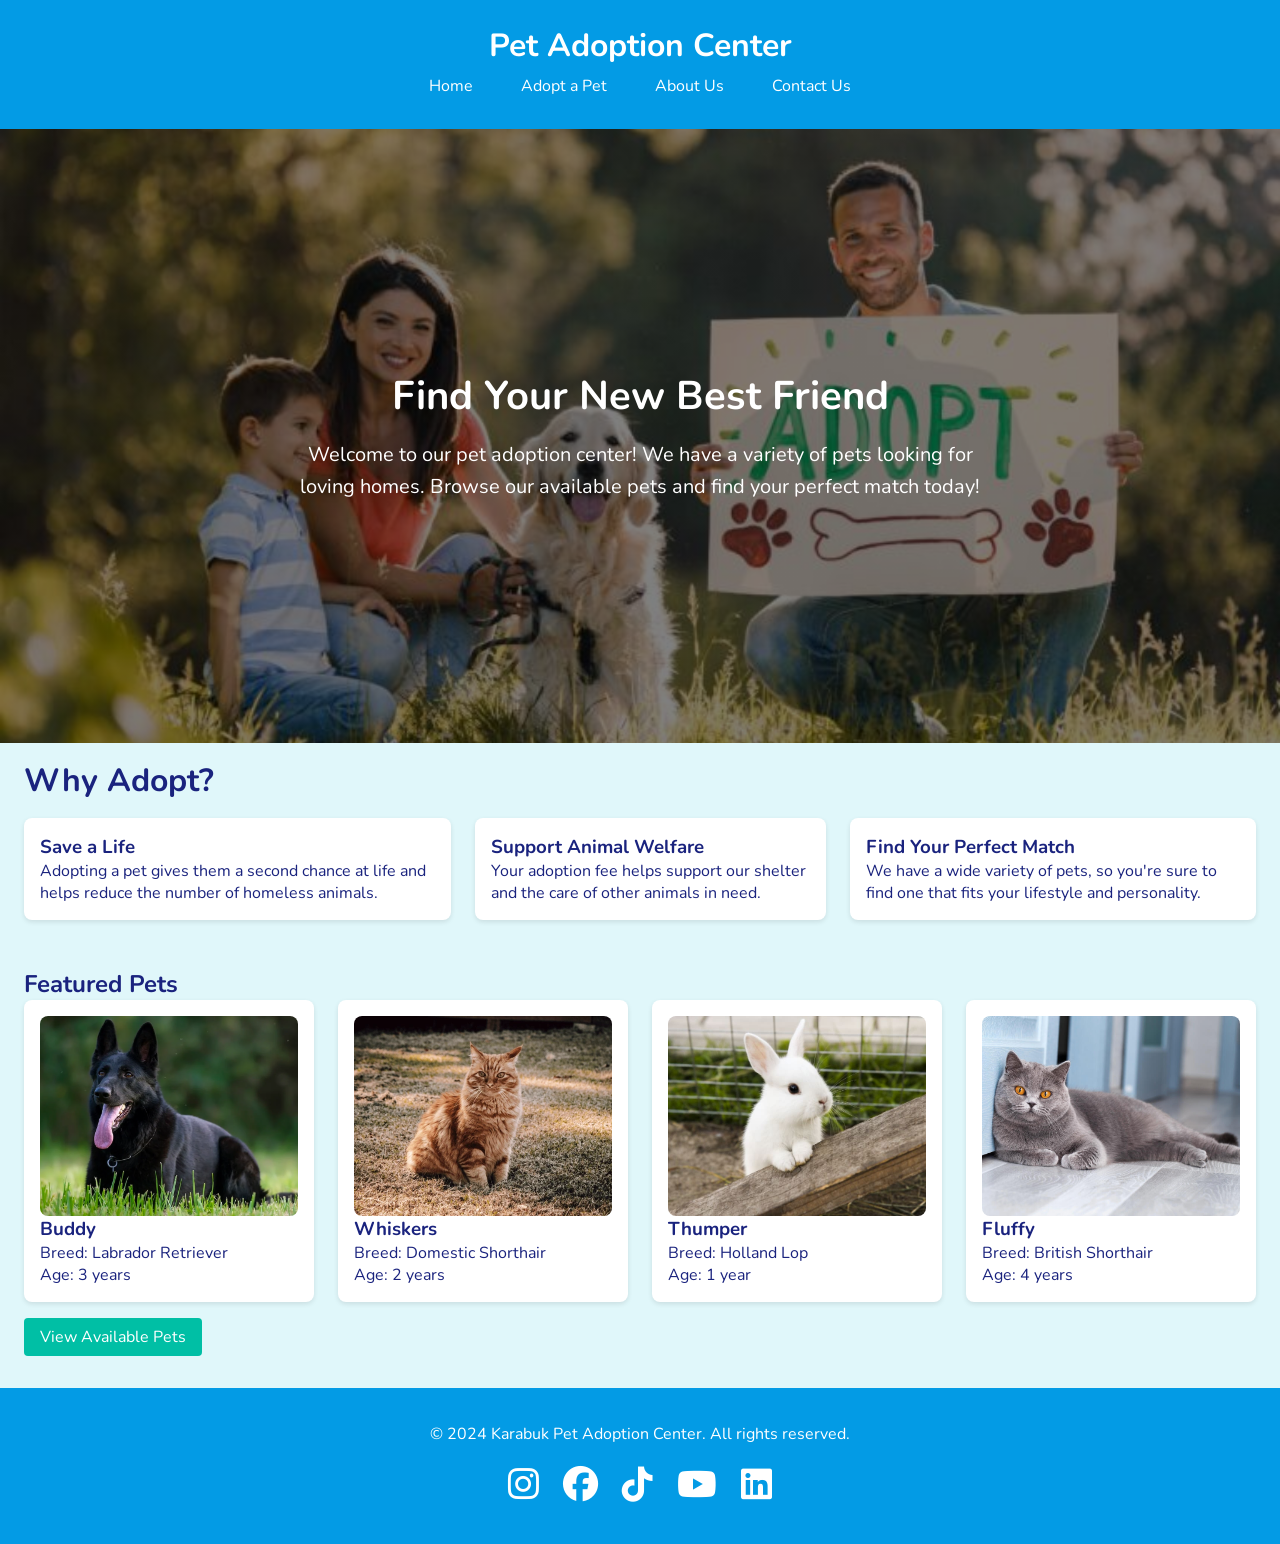
<file: index.html>
<!doctype html>
<html lang="en">
  <head>
    <meta charset="UTF-8" />
    <meta name="viewport" content="width=device-width, initial-scale=1.0" />
    <title>Pet Adoption center</title>
    <link rel="stylesheet" href="styles.css" />
    <link
      href="https://fonts.googleapis.com/css2?family=Nunito:wght@400;700&display=swap"
      rel="stylesheet"
    />
    <link
      rel="stylesheet"
      href="https://cdnjs.cloudflare.com/ajax/libs/font-awesome/6.5.0/css/all.min.css"
    />
  </head>
  <body>
    <header>
      <h1>Pet Adoption Center</h1>
      <nav>
        <ul>
          <li>
            <a href="index.html">Home</a>
          </li>
          <li>
            <a href="pets.html">Adopt a Pet</a>
          </li>
          <li>
            <a href="about.html">About Us</a>
          </li>
          <li>
            <a href="contact.html">Contact Us</a>
          </li>
        </ul>
      </nav>
    </header>
    <section class="hero">
      <h2>Find Your New Best Friend</h2>
      <p class="hero-text">
        Welcome to our pet adoption center! We have a variety of pets looking
        for loving homes. Browse our available pets and find your perfect match
        today!
      </p>
    </section>
    <section class="why-adopt">
      <h2>Why Adopt?</h2>
      <div class="reasons-grid">
        <div class="reason-card">
          <h3>Save a Life</h3>
          <p>
            Adopting a pet gives them a second chance at life and helps reduce
            the number of homeless animals.
          </p>
        </div>
        <div class="reason-card">
          <h3>Support Animal Welfare</h3>
          <p>
            Your adoption fee helps support our shelter and the care of other
            animals in need.
          </p>
        </div>
        <div class="reason-card">
          <h3>Find Your Perfect Match</h3>
          <p>
            We have a wide variety of pets, so you're sure to find one that fits
            your lifestyle and personality.
          </p>
        </div>
      </div>
    </section>
    <section class="featured-pets">
      <h2>Featured Pets</h2>
      <div class="grids">
        <div class="cards">
          <img src="Images/dog-4.jpg" />
          <h3>Buddy</h3>
          <p>Breed: Labrador Retriever</p>
          <p>Age: 3 years</p>
        </div>
        <div class="cards">
          <img src="Images/cat-1.jpg" />
          <h3>Whiskers</h3>
          <p>Breed: Domestic Shorthair</p>
          <p>Age: 2 years</p>
        </div>
        <div class="cards">
          <img src="Images/rabbit-1.jpg" />
          <h3>Thumper</h3>
          <p>Breed: Holland Lop</p>
          <p>Age: 1 year</p>
        </div>
        <div class="cards">
          <img src="Images/cat-2.jpg" />
          <h3>Fluffy</h3>
          <p>Breed: British Shorthair</p>
          <p>Age: 4 years</p>
        </div>
      </div>
      <a href="pets.html" class="btn">View Available Pets</a>
    </section>
    <footer>
      <p>&copy; 2024 Karabuk Pet Adoption Center. All rights reserved.</p>
      <div class="social-links">
        <a href="#"><i class="fab fa-instagram"></i></a>
        <a href="#"><i class="fab fa-facebook"></i></a>
        <a href="#"><i class="fab fa-tiktok"></i></a>
        <a href="#"><i class="fab fa-youtube"></i></a>
        <a href="#"><i class="fab fa-linkedin"></i></a>
      </div>
    </footer>
  </body>
</html>
</file>
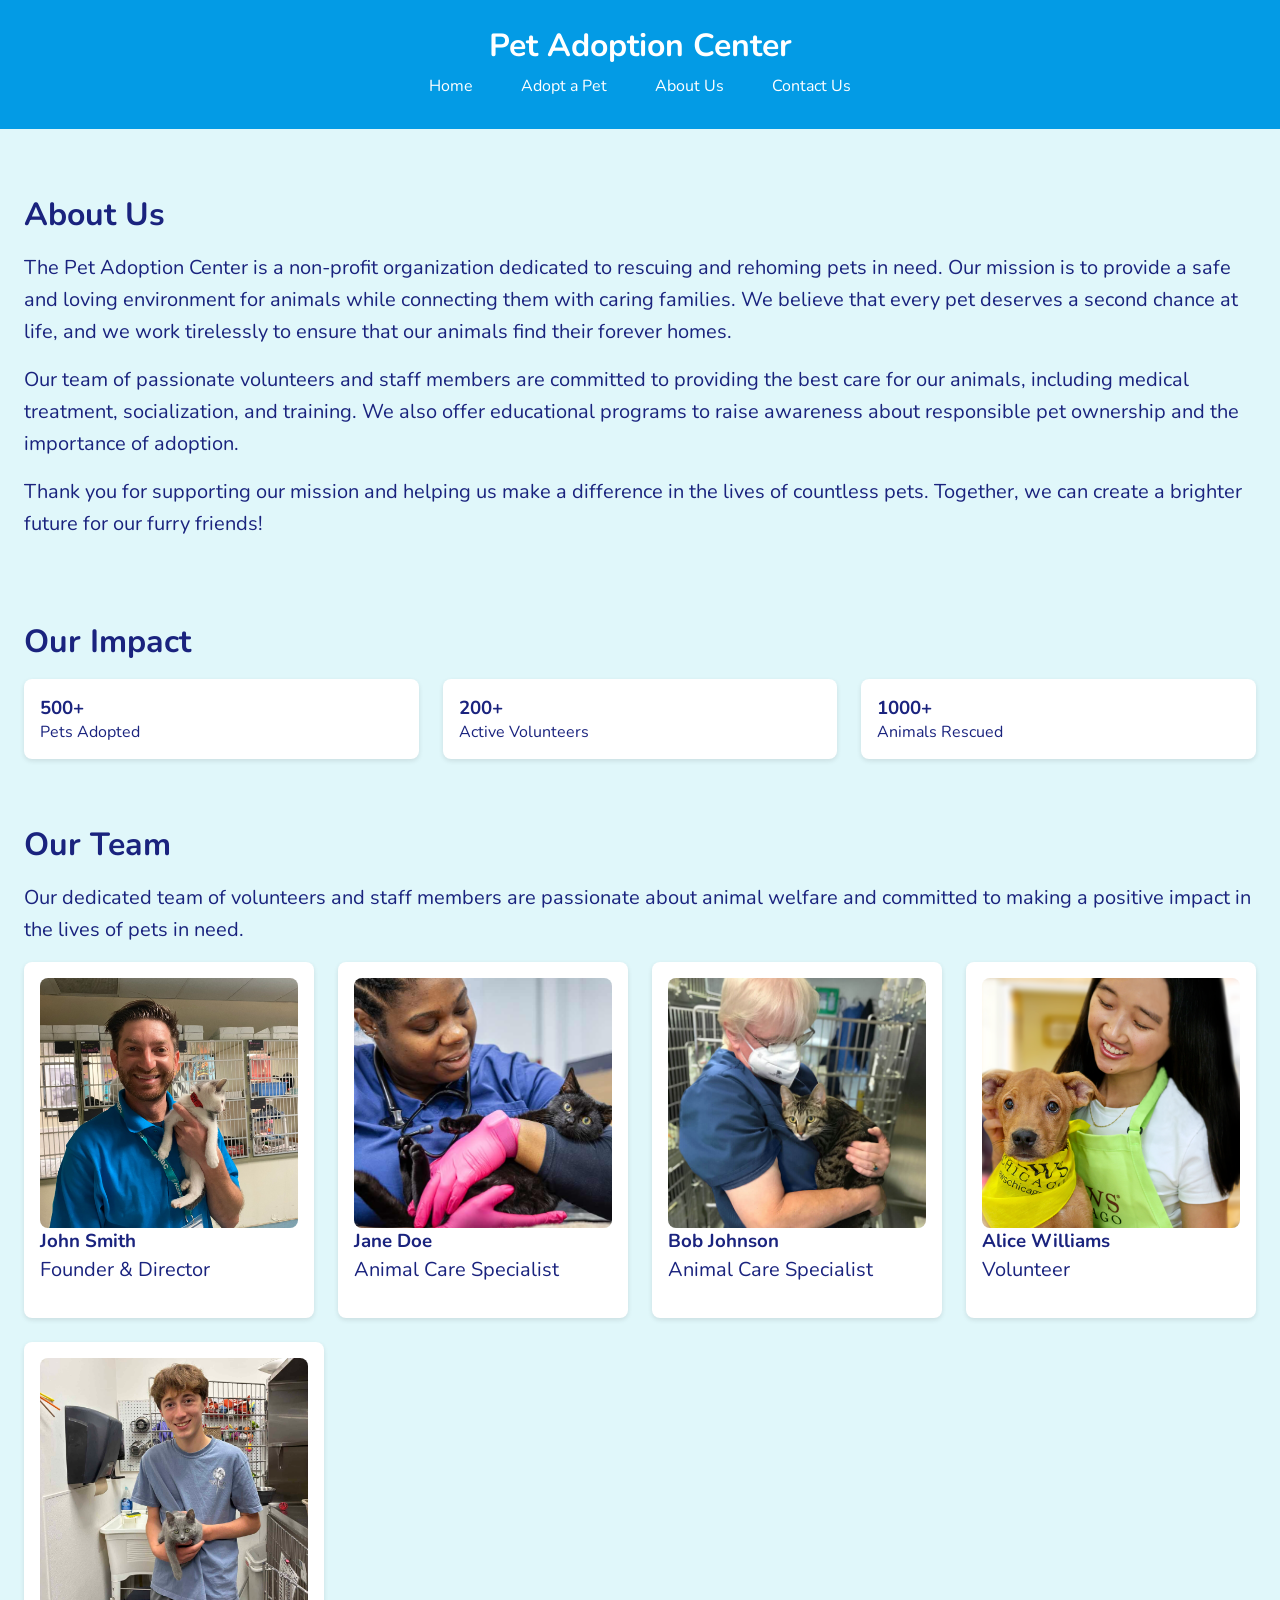
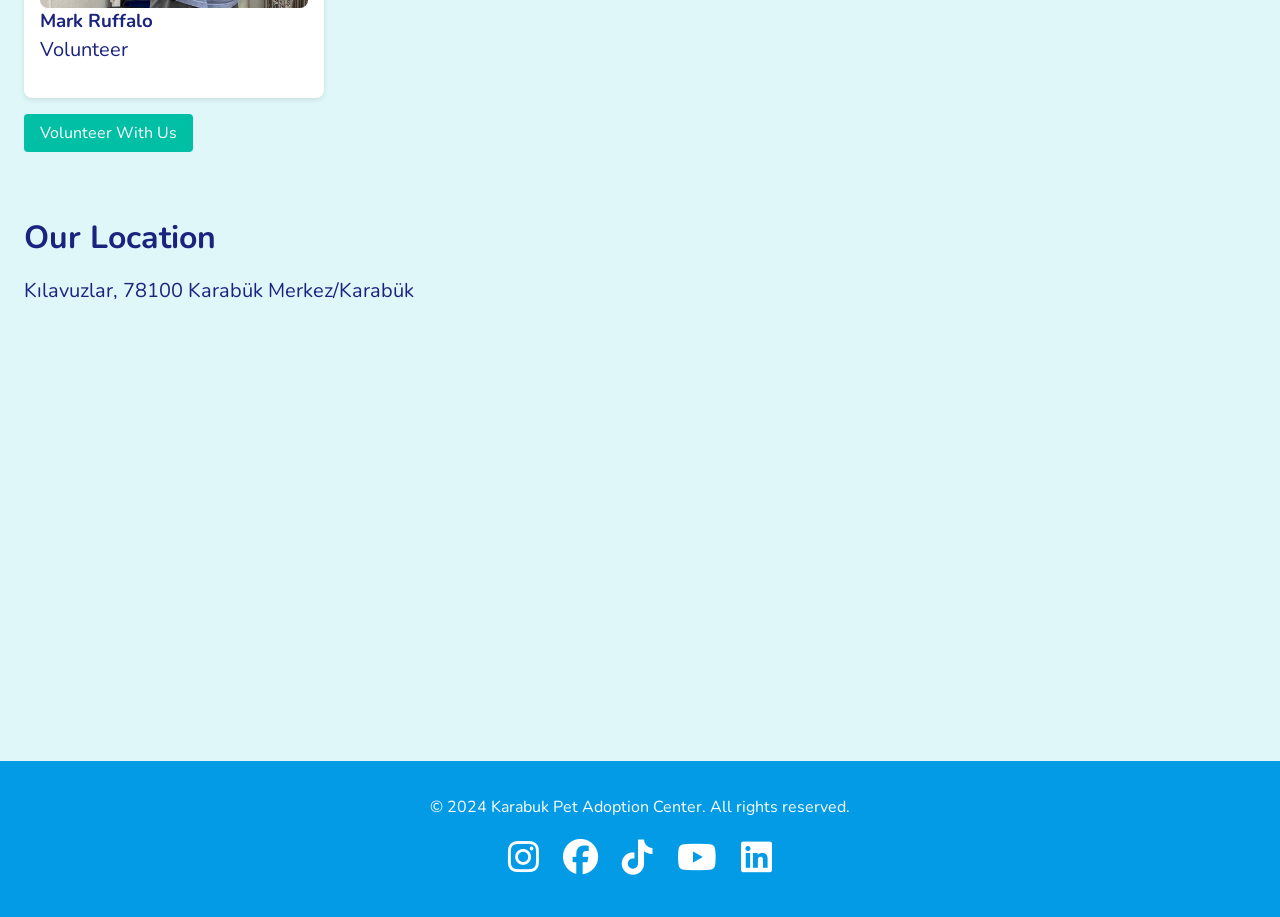
<file: about.html>
<!doctype html>
<html lang="en">
  <head>
    <meta charset="UTF-8" />
    <meta name="viewport" content="width=device-width, initial-scale=1.0" />
    <title>About Us</title>
    <link rel="stylesheet" href="styles.css" />
    <link
      href="https://fonts.googleapis.com/css2?family=Nunito:wght@400;700&display=swap"
      rel="stylesheet"
    />
    <link
      rel="stylesheet"
      href="https://cdnjs.cloudflare.com/ajax/libs/font-awesome/6.5.0/css/all.min.css"
    />
  </head>
  <body>
    <header>
      <h1>Pet Adoption Center</h1>
      <nav>
        <ul>
          <li>
            <a href="index.html">Home</a>
          </li>
          <li>
            <a href="pets.html">Adopt a Pet</a>
          </li>
          <li>
            <a href="about.html">About Us</a>
          </li>
          <li>
            <a href="contact.html">Contact Us</a>
          </li>
        </ul>
      </nav>
    </header>
    <section class="about">
      <h2>About Us</h2>
      <p>
        The Pet Adoption Center is a non-profit organization dedicated to
        rescuing and rehoming pets in need. Our mission is to provide a safe and
        loving environment for animals while connecting them with caring
        families. We believe that every pet deserves a second chance at life,
        and we work tirelessly to ensure that our animals find their forever
        homes.
      </p>
      <p>
        Our team of passionate volunteers and staff members are committed to
        providing the best care for our animals, including medical treatment,
        socialization, and training. We also offer educational programs to raise
        awareness about responsible pet ownership and the importance of
        adoption.
      </p>
      <p>
        Thank you for supporting our mission and helping us make a difference in
        the lives of countless pets. Together, we can create a brighter future
        for our furry friends!
      </p>
    </section>
    <section class="stats">
      <h2>Our Impact</h2>
      <div class="grids">
        <div class="cards">
          <h3>500+</h3>
          <p>Pets Adopted</p>
        </div>
        <div class="cards">
          <h3>200+</h3>
          <p>Active Volunteers</p>
        </div>
        <div class="cards">
          <h3>1000+</h3>
          <p>Animals Rescued</p>
        </div>
      </div>
    </section>
    <section class="team">
      <h2>Our Team</h2>
      <p>
        Our dedicated team of volunteers and staff members are passionate about
        animal welfare and committed to making a positive impact in the lives of
        pets in need.
      </p>
      <div class="grids">
        <div class="cards">
          <img src="Images/staff-1.jpg" alt="Team Member 1" />
          <h3>John Smith</h3>
          <p>Founder & Director</p>
        </div>
        <div class="cards">
          <img src="Images/staff-2.jpg" alt="Team Member 2" />
          <h3>Jane Doe</h3>
          <p>Animal Care Specialist</p>
        </div>
        <div class="cards">
          <img src="Images/staff-3.jpg" alt="Team Member 3" />
          <h3>Bob Johnson</h3>
          <p>Animal Care Specialist</p>
        </div>
        <div class="cards">
          <img src="Images/volunteer-2.jpg" alt="Team Member 4" />
          <h3>Alice Williams</h3>
          <p>Volunteer</p>
        </div>
        <div class="cards">
          <img src="Images/volunteer-1.jpg" alt="Team Member 1" />
          <h3>Mark Ruffalo</h3>
          <p>Volunteer</p>
        </div>
      </div>
      <a href="contact.html" class="btn">Volunteer With Us</a>
    </section>

    <section class="location">
      <h2>Our Location</h2>
      <p>Kılavuzlar, 78100 Karabük Merkez/Karabük</p>
      <iframe
        id="map"
        src="https://www.google.com/maps/embed?pb=!1m18!1m12!1m3!1d3001.406564148378!2d32.65286362866961!3d41.21290977933687!2m3!1f0!2f0!3f0!3m2!1i1024!2i768!4f13.1!3m3!1m2!1s0x408353566ca6f6c3%3A0xdfe7d1b4d1ebd896!2sKBU%20Mekatronik%20M%C3%BChendisli%C4%9Fi!5e0!3m2!1sen!2str!4v1777897189728!5m2!1sen!2str"
        width="600"
        height="450"
        style="border: 0"
        allowfullscreen=""
        loading="lazy"
        referrerpolicy="no-referrer-when-downgrade"
      ></iframe>
    </section>
    <footer>
      <p>&copy; 2024 Karabuk Pet Adoption Center. All rights reserved.</p>
      <div class="social-links">
        <a href="#"><i class="fab fa-instagram"></i></a>
        <a href="#"><i class="fab fa-facebook"></i></a>
        <a href="#"><i class="fab fa-tiktok"></i></a>
        <a href="#"><i class="fab fa-youtube"></i></a>
        <a href="#"><i class="fab fa-linkedin"></i></a>
      </div>
    </footer>
  </body>
</html>
</file>
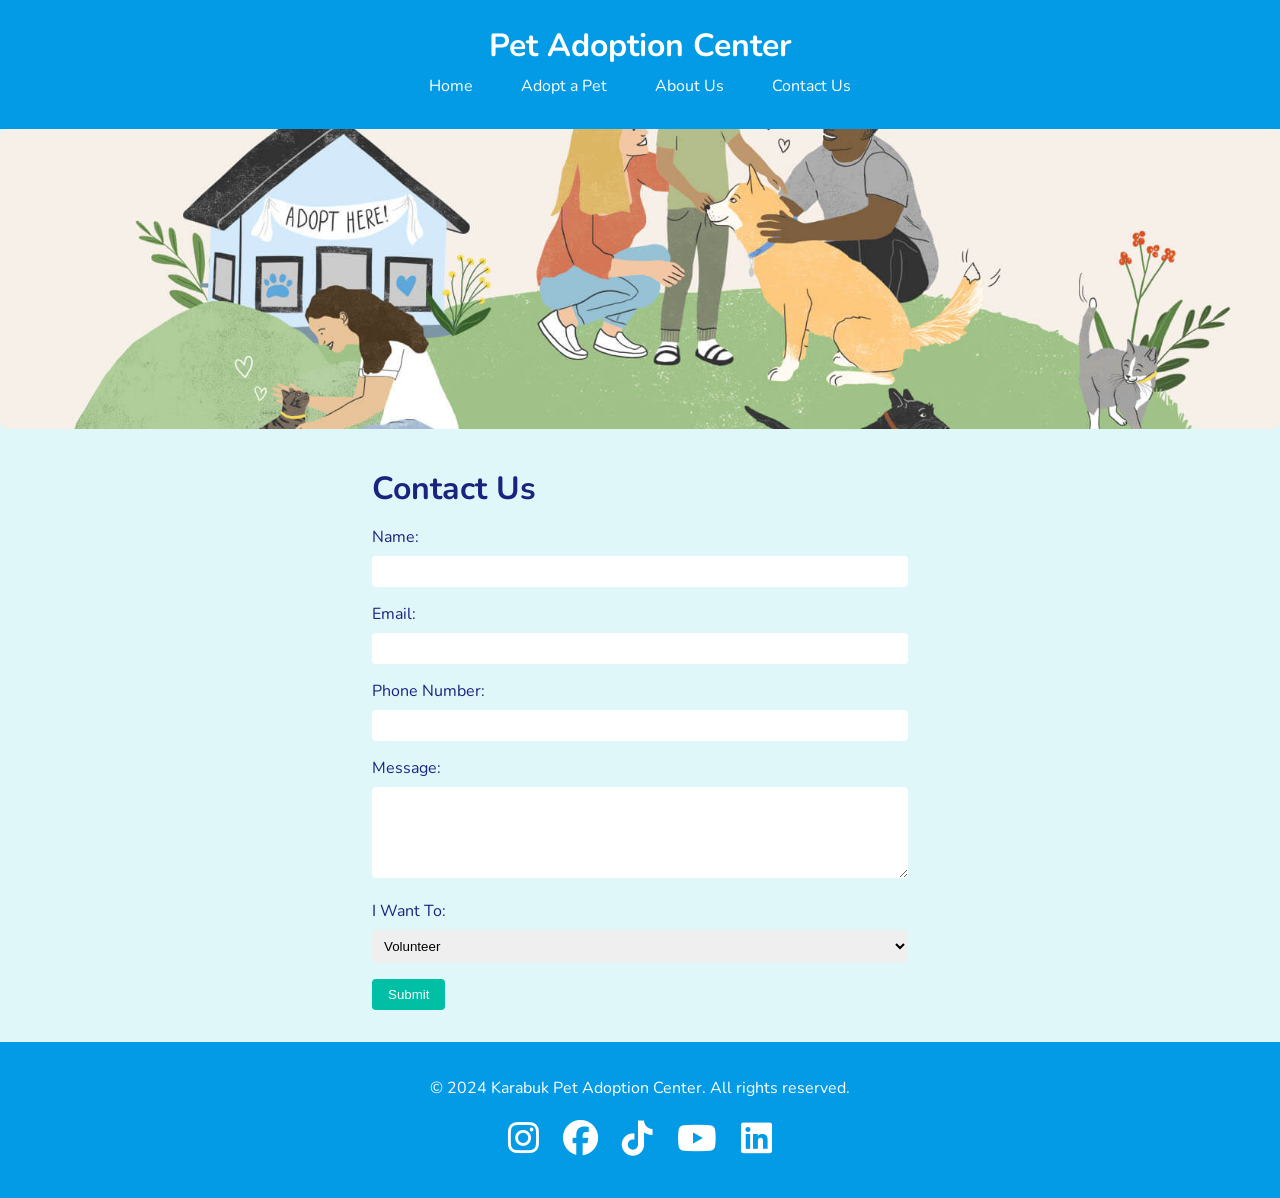
<file: contact.html>
<!doctype html>
<html lang="en">
  <head>
    <meta charset="UTF-8" />
    <meta name="viewport" content="width=device-width, initial-scale=1.0" />
    <title>Karabuk Pets</title>
    <link rel="stylesheet" href="styles.css" />
    <link
      href="https://fonts.googleapis.com/css2?family=Nunito:wght@400;700&display=swap"
      rel="stylesheet"
    />
    <link
      rel="stylesheet"
      href="https://cdnjs.cloudflare.com/ajax/libs/font-awesome/6.5.0/css/all.min.css"
    />
  </head>
  <body>
    <header>
      <h1>Pet Adoption Center</h1>
      <nav>
        <ul>
          <li>
            <a href="index.html">Home</a>
          </li>
          <li>
            <a href="pets.html">Adopt a Pet</a>
          </li>
          <li>
            <a href="about.html">About Us</a>
          </li>
          <li>
            <a href="contact.html">Contact Us</a>
          </li>
        </ul>
      </nav>
    </header>
    <img src="./Images/adoptMe.jpg" class="contact-img" />
    <form
      class="contact-form"
      action="https://formspree.io/f/mvzlrdne
"
      method="POST"
    >
      <h2>Contact Us</h2>
      <label for="name">Name:</label>
      <input type="text" id="name" name="name" required />

      <label for="email">Email:</label>
      <input type="email" id="email" name="email" required />
      <label for="phone"> Phone Number:</label>
      <input type="tel" id="phone" name="phone" />

      <label for="message">Message:</label>
      <textarea id="message" name="message" rows="5" required></textarea>

      <label for="i want to">I Want To:</label>
      <select id="i want to" name="i want to">
        <option value="volunteer">Volunteer</option>
        <option value="adopt">Adopt</option>
      </select>

      <button type="submit" class="btn">Submit</button>
    </form>
    <footer>
      <p>&copy; 2024 Karabuk Pet Adoption Center. All rights reserved.</p>
      <div class="social-links">
        <a href="#"><i class="fab fa-instagram"></i></a>
        <a href="#"><i class="fab fa-facebook"></i></a>
        <a href="#"><i class="fab fa-tiktok"></i></a>
        <a href="#"><i class="fab fa-youtube"></i></a>
        <a href="#"><i class="fab fa-linkedin"></i></a>
      </div>
    </footer>
  </body>
</html>
</file>
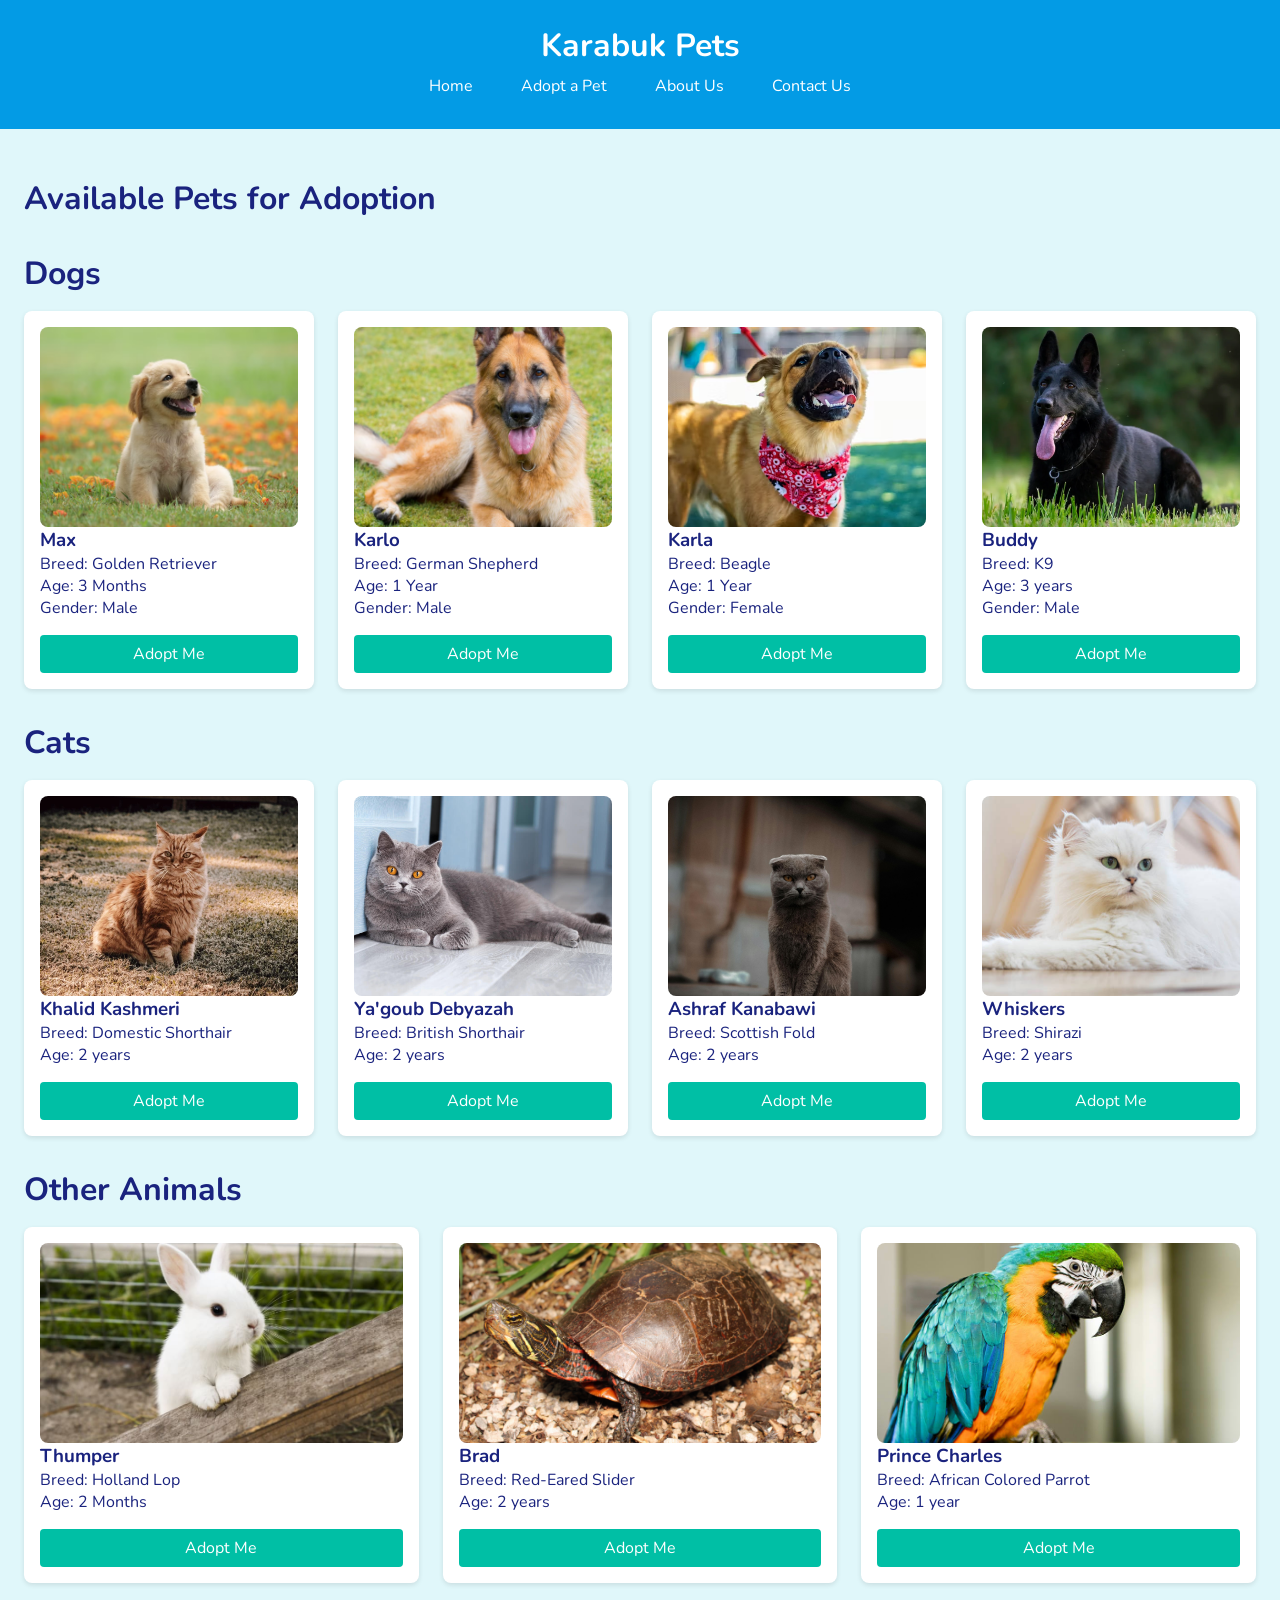
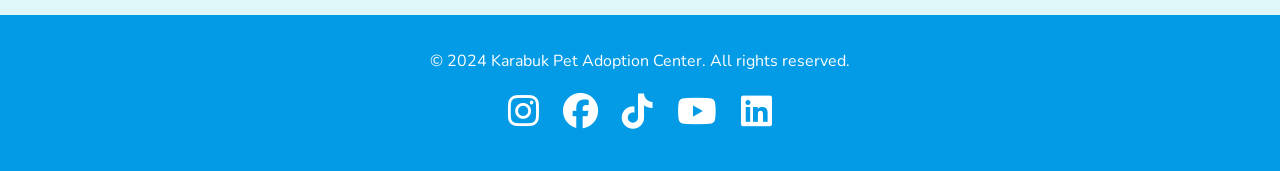
<file: pets.html>
<!doctype html>
<html lang="en">
  <head>
    <meta charset="UTF-8" />
    <meta name="viewport" content="width=device-width, initial-scale=1.0" />
    <title>Karabuk Pets</title>
    <link rel="stylesheet" href="styles.css" />
    <link
      href="https://fonts.googleapis.com/css2?family=Nunito:wght@400;700&display=swap"
      rel="stylesheet"
    />
    <link
      rel="stylesheet"
      href="https://cdnjs.cloudflare.com/ajax/libs/font-awesome/6.5.0/css/all.min.css"
    />
  </head>
  <body>
    <header>
      <h1>Karabuk Pets</h1>
      <nav>
        <ul>
          <li>
            <a href="index.html">Home</a>
          </li>
          <li>
            <a href="pets.html">Adopt a Pet</a>
          </li>
          <li>
            <a href="about.html">About Us</a>
          </li>
          <li>
            <a href="contact.html">Contact Us</a>
          </li>
        </ul>
      </nav>
    </header>

    <section class="pets-list">
      <h2>Available Pets for Adoption</h2>

      <div class="dog">
        <h2 class="animal-type">Dogs</h2>

        <div class="grids">
          <div class="cards">
            <img src="./Images/dog-1.avif" alt="Buddy the Dog" />
            <h3>Max</h3>
            <p>Breed: Golden Retriever</p>
            <p>Age: 3 Months</p>
            <p>Gender: Male</p>
            <a href="contact.html" class="btn">Adopt Me</a>
          </div>
          <div class="cards">
            <img src="./Images/dog-2.avif" alt="Buddy the Dog" />
            <h3>Karlo</h3>
            <p>Breed: German Shepherd</p>
            <p>Age: 1 Year</p>
            <p>Gender: Male</p>
            <a href="contact.html" class="btn">Adopt Me</a>
          </div>
          <div class="cards">
            <img src="./Images/dog-5.jpg" alt="Buddy the Dog" />
            <h3>Karla</h3>
            <p>Breed: Beagle</p>
            <p>Age: 1 Year</p>
            <p>Gender: Female</p>
            <a href="contact.html" class="btn">Adopt Me</a>
          </div>
          <div class="cards">
            <img src="./Images/dog-4.jpg" alt="Buddy the Dog" />
            <h3>Buddy</h3>
            <p>Breed: K9</p>
            <p>Age: 3 years</p>
            <p>Gender: Male</p>
            <a href="contact.html" class="btn">Adopt Me</a>
          </div>
        </div>
      </div>
      <div class="cat">
        <h2 class="animal-type">Cats</h2>
        <div class="grids">
          <div class="cards">
            <img src="./Images/cat-1.jpg" />
            <h3>Khalid Kashmeri</h3>
            <p>Breed: Domestic Shorthair</p>
            <p>Age: 2 years</p>
            <a href="contact.html" class="btn">Adopt Me</a>
          </div>
          <div class="cards">
            <img src="./Images/cat-2.jpg" />
            <h3>Ya'goub Debyazah</h3>
            <p>Breed: British Shorthair</p>
            <p>Age: 2 years</p>
            <a href="contact.html" class="btn">Adopt Me</a>
          </div>
          <div class="cards">
            <img src="./Images/cat-3.jpg" />
            <h3>Ashraf Kanabawi</h3>
            <p>Breed: Scottish Fold</p>
            <p>Age: 2 years</p>
            <a href="contact.html" class="btn">Adopt Me</a>
          </div>
          <div class="cards">
            <img src="./Images/cat-4.jpg" />
            <h3>Whiskers</h3>
            <p>Breed: Shirazi</p>
            <p>Age: 2 years</p>
            <a href="contact.html" class="btn">Adopt Me</a>
          </div>
        </div>
      </div>
      <div class="other">
        <h2 class="animal-type">Other Animals</h2>

        <div class="grids">
          <div class="cards">
            <img src="./Images/rabbit-1.jpg" />
            <h3>Thumper</h3>
            <p>Breed: Holland Lop</p>
            <p>Age: 2 Months</p>
            <a href="contact.html" class="btn">Adopt Me</a>
          </div>
          <div class="cards">
            <img src="./Images/turtle.jpg" />
            <h3>Brad</h3>
            <p>Breed: Red-Eared Slider</p>
            <p>Age: 2 years</p>
            <a href="contact.html" class="btn">Adopt Me</a>
          </div>
          <div class="cards">
            <img src="./Images/parrot.jpg" />
            <h3>Prince Charles</h3>
            <p>Breed: African Colored Parrot</p>
            <p>Age: 1 year</p>
            <a href="contact.html" class="btn">Adopt Me</a>
          </div>
        </div>
      </div>
    </section>
    <footer>
      <p>&copy; 2024 Karabuk Pet Adoption Center. All rights reserved.</p>
      <div class="social-links">
        <a href="#"><i class="fab fa-instagram"></i></a>
        <a href="#"><i class="fab fa-facebook"></i></a>
        <a href="#"><i class="fab fa-tiktok"></i></a>
        <a href="#"><i class="fab fa-youtube"></i></a>
        <a href="#"><i class="fab fa-linkedin"></i></a>
      </div>
    </footer>
  </body>
</html>
</file>
<file: styles.css>
/* General Styles */
:root {
  --primary: #039be5;
  --secondary: #e0f7fa;
  --dark: #1a237e;
  --light: #ffffff;
  --accent: #00bfa5;
}
* {
  margin: 0;
  padding: 0;
  box-sizing: border-box;
}

body {
  font-family: "Nunito", sans-serif;
  background-color: var(--secondary);
  color: var(--dark);
}
.grids {
  display: flex;
  flex-direction: row;
  flex-wrap: wrap;
  gap: 1.5rem;
}
.cards {
  background-color: var(--light);
  border-radius: 8px;
  width: 280px;
  min-width: 200px;
  flex: 1;
  padding: 1rem;
  box-shadow: 0 2px 5px rgba(0, 0, 0, 0.1);
  display: flex;
  flex-direction: column;
}
.btn {
  background-color: var(--accent);
  color: var(--light);
  border: none;
  padding: 0.5rem 1rem;
  border-radius: 4px;
  cursor: pointer;
  text-decoration: none;
  text-align: center;
  display: inline-block;
  margin-top: 1rem;
  transition:
    background-color 0.3s ease,
    color 0.3s ease;
}
.btn:hover {
  background-color: var(--primary);
  color: var(--light);
  transition:
    background-color 0.3s ease,
    color 0.3s ease;
}
section {
  max-width: 1500px;
  margin: 0 auto;
  padding: 2rem 1.5rem;
}
/* Header and nav */
header {
  background-color: var(--primary);
  color: var(--light);
  padding: 1.5rem;
  text-align: center;
}
nav ul {
  list-style: none;
  display: flex;
  gap: 1rem;
  justify-content: center;
  width: 100%;
  padding: 0.5rem 0;
}
nav ul li a {
  color: var(--light);
  text-decoration: none;
  padding: 0.5rem 1rem;
  border-radius: 4px;
  transition:
    background-color 0.3s ease,
    color 0.3s ease;
}
nav ul li a:hover {
  background-color: var(--dark);
  color: var(--light);
  border-radius: 6px;
  transition:
    background-color 0.5s ease,
    color 0.3s ease;
}
/* FOOTER */
footer {
  background-color: var(--primary);
  color: var(--light);
  text-align: center;
  padding: 2.2rem;
}
.social-links {
  margin-top: 1rem;
  display: flex;
  justify-content: center;
  gap: 1.5rem;
}
.social-links a {
  color: var(--light);
  font-size: 2.2rem;
  text-decoration: none;
  transition: color 0.3s ease;
}

.social-links a:hover {
  color: var(--dark);
}
/* HOME */
/* Hero Section */
.hero {
  max-width: 100%;
  background-image:
    linear-gradient(rgba(0, 0, 0, 0.5), rgba(0, 0, 0, 0.5)),
    url("./Images/adopt-jpg.jpg");
  background-size: cover;
  background-position: center;

  margin-top: 0;
  padding: 15rem 1.5rem;
  color: var(--light);
}
.hero h2 {
  margin-bottom: 1rem;
  color: var(--light);
  text-align: center;
  font-size: 2.5rem;
}
.hero-text {
  margin-bottom: 1rem;
  line-height: 1.6;
  text-align: center;
  font-size: 1.25rem;
  color: var(--light);
  max-width: 700px;
  margin: 0 auto;
}
img {
  width: 100%;
  height: 200px;

  border-radius: 8px;
  object-fit: cover;
}
/* Why Adopt section */
.why-adopt {
  padding-top: 1rem;
  align-items: center;
}
.why-adopt h2 {
  margin-bottom: 1rem;
  color: var(--dark);
  font-size: 2rem;
}
.reasons-grid {
  display: flex;
  flex-direction: row;
  gap: 1.5rem;
}
.reason-card {
  background-color: var(--light);
  border-radius: 8px;
  padding: 1rem;
  box-shadow: 0 2px 5px rgba(0, 0, 0, 0.1);
  display: flex;
  flex-direction: column;
}
/* Featured Pets section */
.featured-pets {
  padding-top: 1rem;
  align-items: center;
}

/* ABOUT US */
/* About */
.about {
  margin-top: 2rem;
  align-items: center;
}
.about h2 {
  margin-bottom: 1rem;
  color: var(--dark);
  font-size: 2rem;
}
.about p {
  margin-bottom: 1rem;
  line-height: 1.6;
  color: var(--dark);
  font-size: 1.25rem;
}
.team h2 {
  margin-bottom: 1rem;
  color: var(--dark);
  font-size: 2rem;
}
.team p {
  margin-bottom: 1rem;
  line-height: 1.6;
  color: var(--dark);
  font-size: 1.25rem;
}
.team .cards {
  max-width: 300px;
  min-width: 250px;
}

.team .cards img {
  height: 250px;
}
/* Stats */
.stats {
  margin-top: 0;
  align-items: center;
}
.stats h2 {
  margin-bottom: 1rem;
  color: var(--dark);
  font-size: 2rem;
}
/* Location */
.location {
  margin-top: 0;
  align-items: center;
}
.location p {
  margin-bottom: 1rem;
  line-height: 1.6;
  color: var(--dark);
  font-size: 1.25rem;
}
.location h2 {
  margin-bottom: 1rem;
  color: var(--dark);
  font-size: 2rem;
}
#map {
  width: 100%;
  height: 400px;
  border-radius: 8px;
}
/* Pets */
.pets-list {
  margin-top: 0;
  align-items: center;
}
.pets-list h2 {
  margin-bottom: 1rem;
  margin-top: 1rem;
  color: var(--dark);
  font-size: 2rem;
}
.dog,
.cat,
.other {
  margin-top: 2rem;
}

.animal-type {
  margin-bottom: 1rem;
  color: var(--primary);
  font-size: 1.5rem;
}
/* CONTACT */
.contact-form {
  max-width: 600px;
  margin: 0 auto;
  padding: 2rem;
}
.contact-form h2 {
  margin-bottom: 1rem;
  color: var(--dark);
  font-size: 2rem;
}
.contact-form label {
  display: block;
  margin-bottom: 0.5rem;
  color: var(--dark);
  margin-top: 1rem;
}
.contact-form input,
.contact-form textarea,
.contact-form select {
  width: 100%;
  padding: 0.5rem;
  border: none;
  border-radius: 4px;
}
.contact-img {
  width: 100%;
  height: 300px;
  object-fit: cover;
}
</file>
